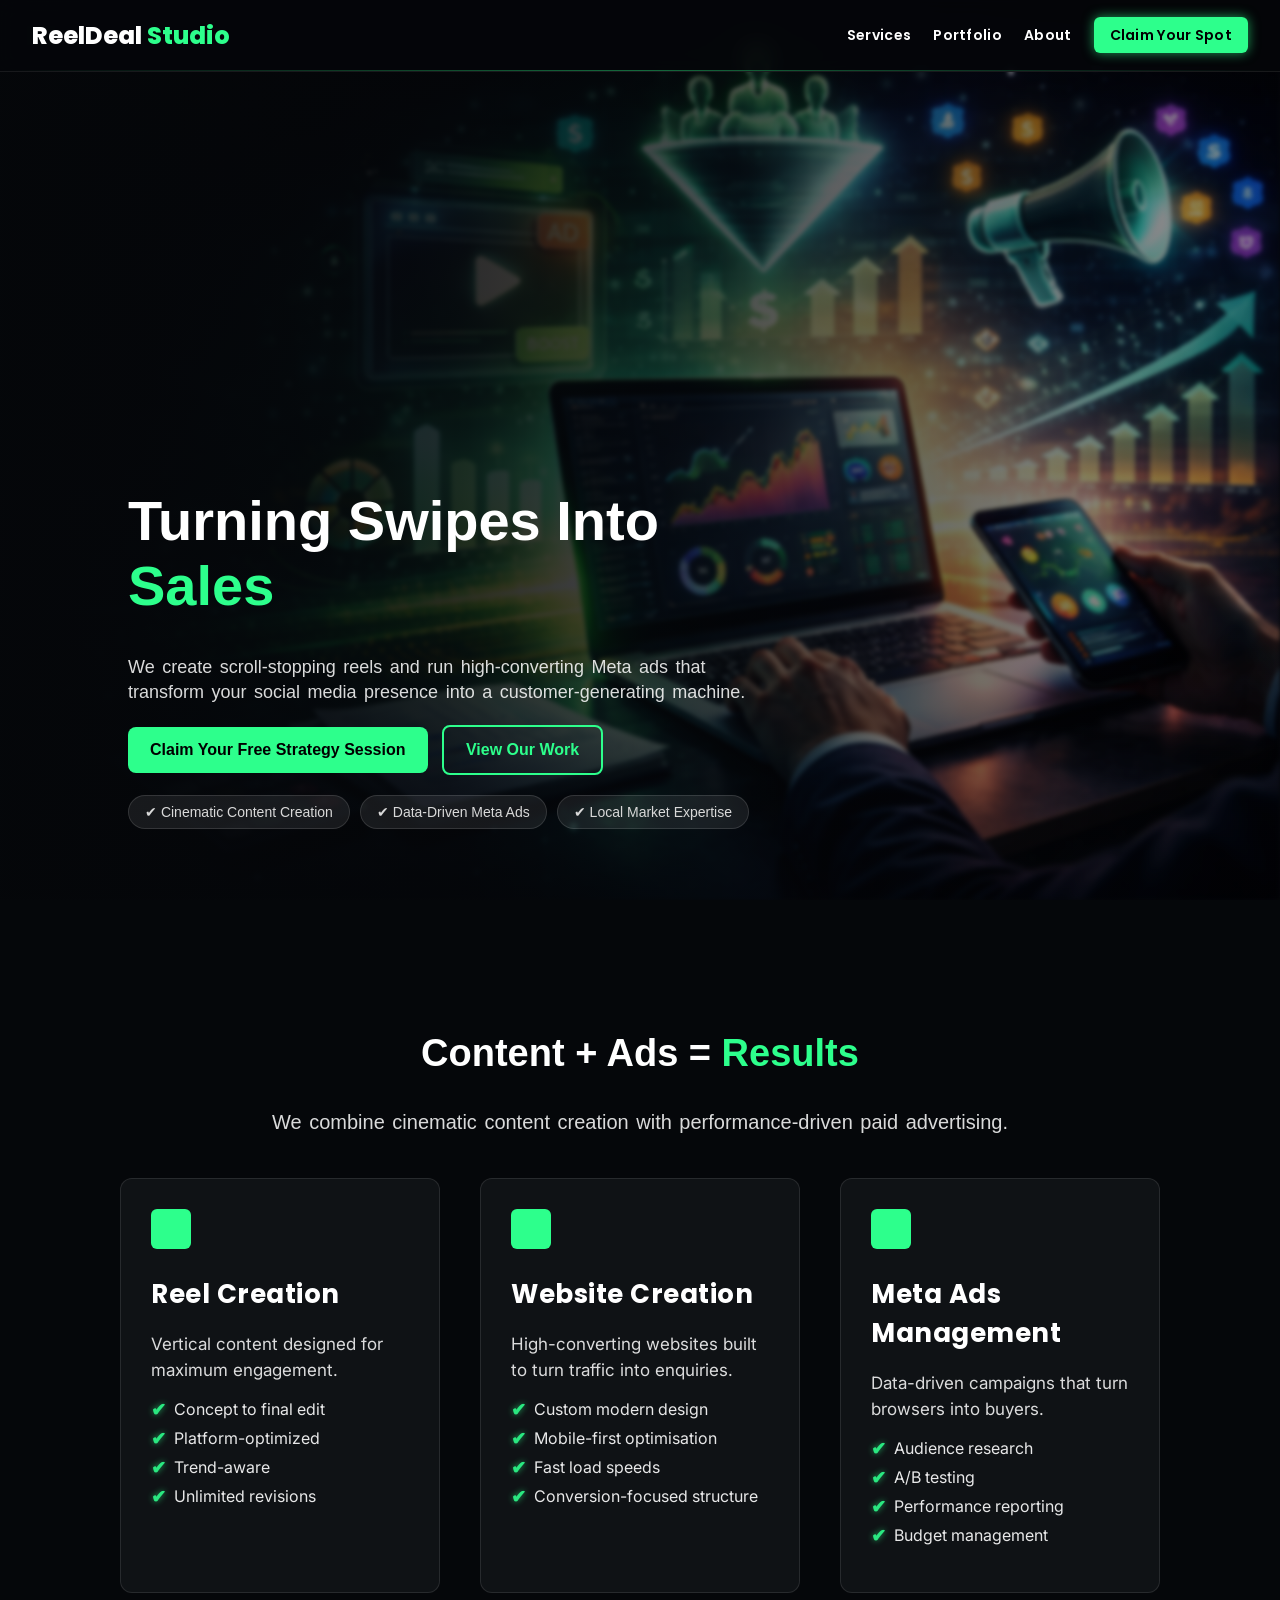
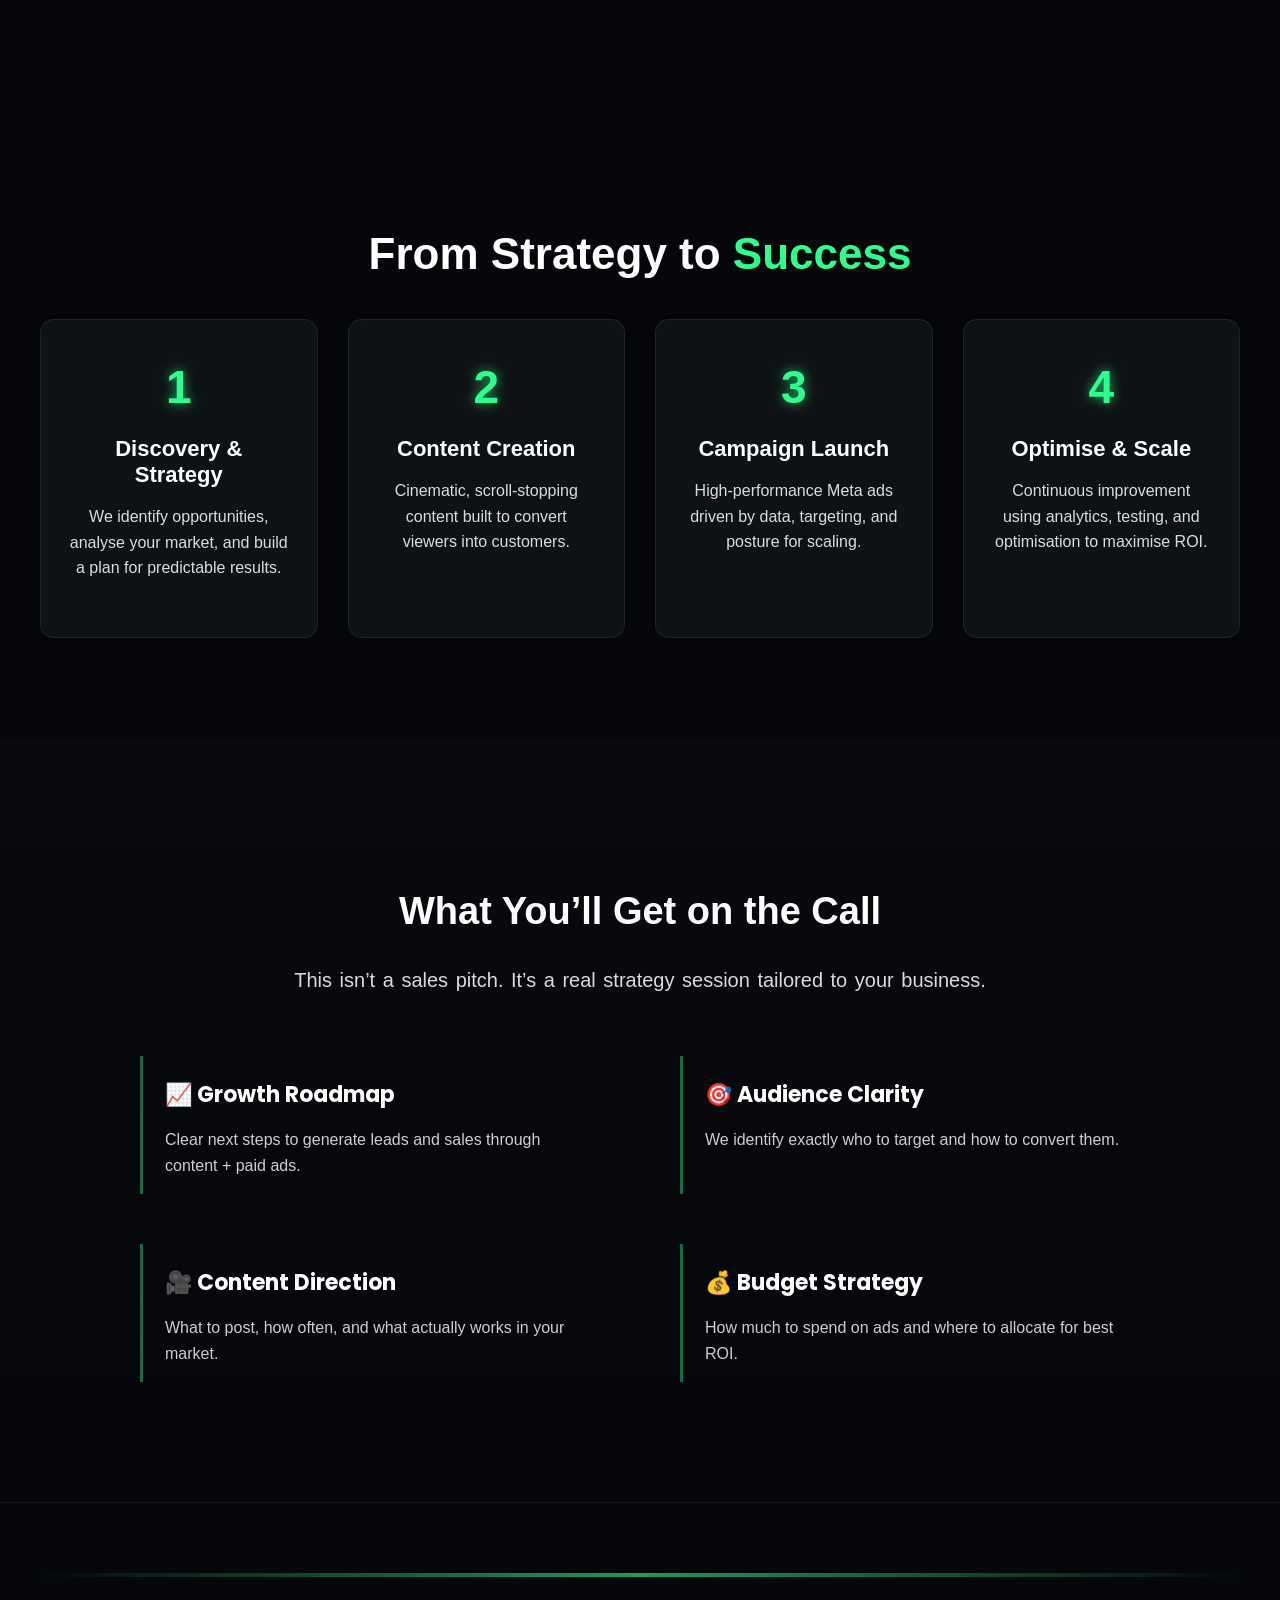
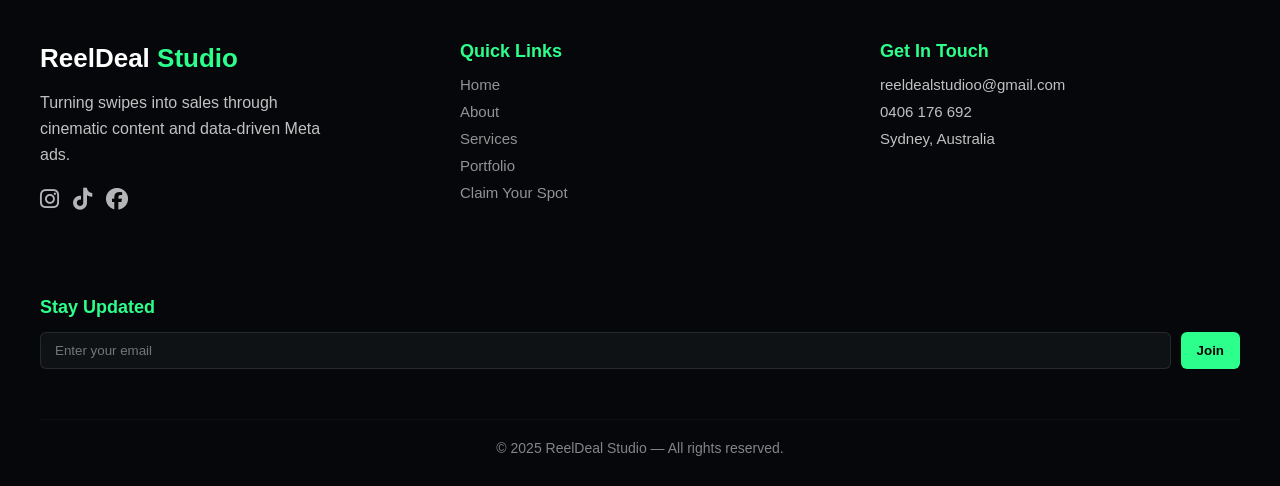
<file: index.html>
<!DOCTYPE html>
<html lang="en">
<head>
  <link rel="stylesheet" href="https://cdnjs.cloudflare.com/ajax/libs/font-awesome/6.5.0/css/all.min.css">
<link href="https://fonts.googleapis.com/css2?family=Poppins:wght@400;600;700;800;900&family=Inter:wght@300;400;500;600;700&display=swap" rel="stylesheet">
<link href="https://fonts.googleapis.com/css2?family=Inter:wght@300;400;600;700;900&display=swap" rel="stylesheet">
<meta charset="UTF-8">
<meta name="viewport" content="width=device-width, initial-scale=1.0">
<title>ReelDeal Studio</title>
<link rel="stylesheet" href="styles.css">
</head>
<body>

<header class="hero">
  <img src="assets/hero.jpg" class="hero-bg" alt="">
  <div class="hero-overlay"></div>



 <nav class="navbar">
  <a href="index.html" class="logo-link">
    <div class="logo">ReelDeal <span>Studio</span></div>
  </a>

  <button class="hamburger" aria-label="Menu">
    <span></span>
    <span></span>
    <span></span>
  </button>

  <ul class="nav-links">
    <li><a href="index.html#services">Services</a></li>
    <li><a href="portfolio.html">Portfolio</a></li>
    <li><a href="about.html">About</a></li>
    <li><a href="strategy.html" class="cta">Claim Your Spot</a></li>
  </ul>
</nav>


  <div class="hero-content reveal">
    <h1>Turning Swipes Into <span>Sales</span></h1>
    <p>We create scroll-stopping reels and run high-converting Meta ads that transform your social media presence into a customer-generating machine.</p>

    <div class="buttons">
      <a class="btn-primary" href="strategy.html">Claim Your Free Strategy Session</a>
      <a class="btn-secondary" href="portfolio.html">View Our Work</a>
        <div class="badge-row">
  <div class="badge">✔ Cinematic Content Creation</div>
  <div class="badge">✔ Data-Driven Meta Ads</div>
  <div class="badge">✔ Local Market Expertise</div>
</div>
    </div>

    
  </div>
</header>

<section id="services" class="section">
  <h2 class="center-title">Content + Ads = <span>Results</span></h2>
  <p class="center-sub">We combine cinematic content creation with performance-driven paid advertising.</p>

  <div class="cards">
    <div class="card reveal">
      <div class="icon"></div>
      <h3>Reel Creation</h3>
      <p>Vertical content designed for maximum engagement.</p>
      <ul>
        <li> Concept to final edit</li>
        <li> Platform-optimized</li>
        <li> Trend-aware</li>
        <li> Unlimited revisions</li>
      </ul>
    </div>
<div class="card reveal">
  <div class="icon"></div>
  <h3>Website Creation</h3>
  <p>High-converting websites built to turn traffic into enquiries.</p>
  <ul>
    <li>Custom modern design</li>
    <li>Mobile-first optimisation</li>
    <li>Fast load speeds</li>
    <li>Conversion-focused structure</li>
  </ul>
</div>

    <div class="card reveal">
      <div class="icon"></div>
      <h3>Meta Ads Management</h3>
      <p>Data-driven campaigns that turn browsers into buyers.</p>
      <ul>
        <li> Audience research</li>
        <li> A/B testing</li>
        <li> Performance reporting</li>
        <li> Budget management</li>
      </ul>
    </div>
  </div>
</section>

<section class="steps-section">
  <h2 class="steps-title">From Strategy to <span>Success</span></h2>

  <div class="steps-grid">

    <div class="step-card reveal">
      <div class="step-number">1</div>
      <h3>Discovery & Strategy</h3>
      <p>We identify opportunities, analyse your market, and build a plan for predictable results.</p>
    </div>

    <div class="step-card reveal">
      <div class="step-number">2</div>
      <h3>Content Creation</h3>
      <p>Cinematic, scroll-stopping content built to convert viewers into customers.</p>
    </div>

    <div class="step-card reveal">
      <div class="step-number">3</div>
      <h3>Campaign Launch</h3>
      <p>High-performance Meta ads driven by data, targeting, and posture for scaling.</p>
    </div>

    <div class="step-card reveal">
      <div class="step-number">4</div>
      <h3>Optimise & Scale</h3>
      <p>Continuous improvement using analytics, testing, and optimisation to maximise ROI.</p>
    </div>

  </div>
</section>

<section class="section value-section">
  <h2 class="center-title">What You’ll Get on the Call</h2>
  <p class="center-sub">
    This isn’t a sales pitch. It’s a real strategy session tailored to your business.
  </p>

  <div class="value-grid">
    <div class="value-card reveal">
      <h3>📈 Growth Roadmap</h3>
      <p>Clear next steps to generate leads and sales through content + paid ads.</p>
    </div>

    <div class="value-card reveal">
      <h3>🎯 Audience Clarity</h3>
      <p>We identify exactly who to target and how to convert them.</p>
    </div>

    <div class="value-card reveal">
      <h3>🎥 Content Direction</h3>
      <p>What to post, how often, and what actually works in your market.</p>
    </div>

    <div class="value-card reveal">
      <h3>💰 Budget Strategy</h3>
      <p>How much to spend on ads and where to allocate for best ROI.</p>
    </div>
  </div>
</section>


<footer>

  <div class="footer-divider"></div>

  <div class="footer-grid">

    <div class="footer-col">
      <h3 class="footer-logo">ReelDeal <span>Studio</span></h3>
      <p class="footer-desc">
        Turning swipes into sales through cinematic content and data-driven Meta ads.
      </p>

      <div class="footer-socials">
  <a href="https://www.instagram.com/reel.dealstudio" target="_blank" aria-label="Instagram">
    <i class="fab fa-instagram"></i>
  </a>

  <a href="https://www.tiktok.com/@reeldealstudioo" target="_blank" aria-label="TikTok">
    <i class="fab fa-tiktok"></i>
  </a>

  <a href="https://www.facebook.com/reeldealstudioo" target="_blank" aria-label="Facebook">
    <i class="fab fa-facebook"></i>
  </a>
</div>
</div>

    <div class="footer-col">
      <h4 class="footer-heading">Quick Links</h4>
      <ul class="footer-links">
        <li><a href="index.html">Home</a></li>
            <li><a href="about.html">About</a></li>
        <li><a href="#services">Services</a></li>
        <li><a href="portfolio.html">Portfolio</a></li>
    <li><a href="strategy.html" class="cta">Claim Your Spot</a></li>
      </ul>
    </div>

    <div class="footer-col">
      <h4 class="footer-heading">Get In Touch</h4>
      <ul class="footer-contact">
        <li>reeldealstudioo@gmail.com</li>
        <li>0406 176 692</li>
        <li>Sydney, Australia</li>
      </ul>
    </div>

    <div class="footer-col">
      <h4 class="footer-heading">Stay Updated</h4>
      <div class="footer-newsletter">
        <input type="email" placeholder="Enter your email">
        <button>Join</button>
      </div>
    </div>

  </div>

  <div class="footer-bottom">
    © 2025 ReelDeal Studio — All rights reserved.
  </div>

</footer>


<script src="script.js"></script>
</body>
</html>
</file>
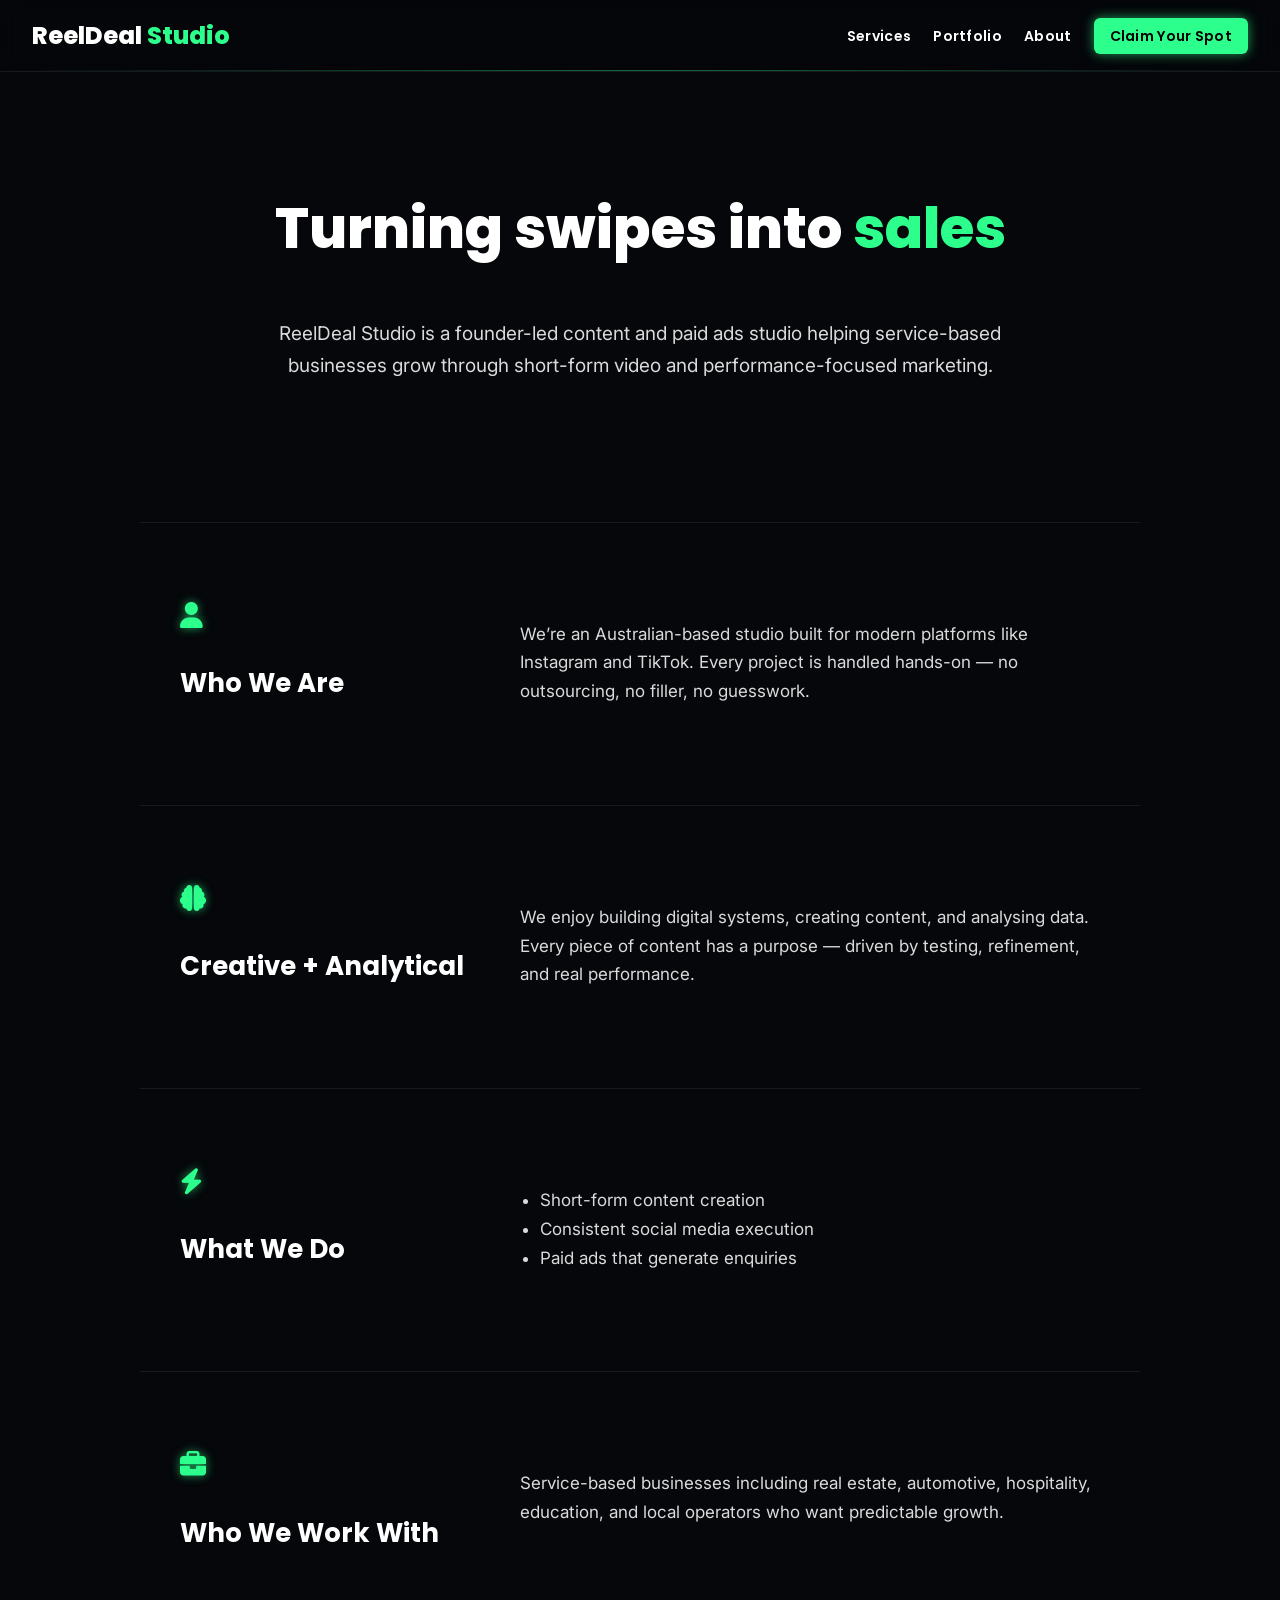
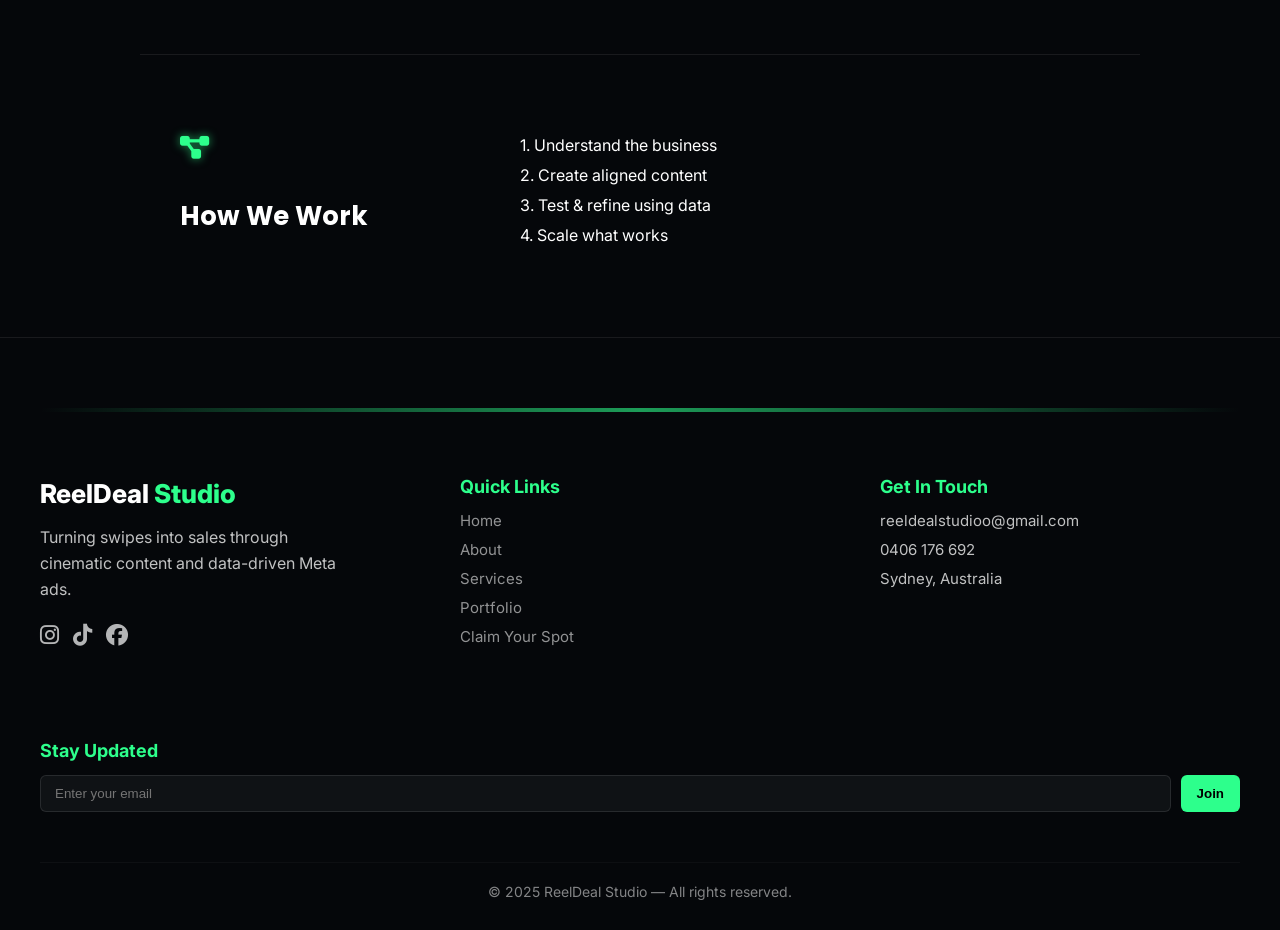
<file: about.html>
<!DOCTYPE html>
<html lang="en">
<head>
  <meta charset="UTF-8" />
  <meta name="viewport" content="width=device-width, initial-scale=1.0" />
  <title>About Us | ReelDeal Studio</title>

  <!-- Fonts -->
   <link rel="stylesheet" href="https://cdnjs.cloudflare.com/ajax/libs/font-awesome/6.5.0/css/all.min.css">
<link href="https://fonts.googleapis.com/css2?family=Poppins:wght@400;600;700;800;900&family=Inter:wght@300;400;500;600;700&display=swap" rel="stylesheet">
<link href="https://fonts.googleapis.com/css2?family=Inter:wght@300;400;600;700;900&display=swap" rel="stylesheet">
  <link href="https://fonts.googleapis.com/css2?family=Poppins:wght@600;700;800&family=Inter:wght@300;400;500&display=swap" rel="stylesheet">

  <!-- Icons -->
  <link rel="stylesheet" href="https://cdnjs.cloudflare.com/ajax/libs/font-awesome/6.5.0/css/all.min.css">

  <!-- About Styles ONLY -->
<link rel="stylesheet" href="styles.css">
<link rel="stylesheet" href="about.css">
</head>
<body>

<!-- NAVBAR -->

<nav class="navbar">
  <a href="index.html" class="logo-link">
    <div class="logo">ReelDeal <span>Studio</span></div>
  </a>
 <button class="hamburger" aria-label="Menu">
    <span></span>
    <span></span>
    <span></span>
  </button>
  <ul class="nav-links">
    <li><a href="index.html#services">Services</a></li>
    <li><a href="portfolio.html">Portfolio</a></li>
    <li><a href="about.html">About</a></li>
    <li><a href="strategy.html" class="cta">Claim Your Spot</a></li>
  </ul>
</nav>

<!-- HERO -->
<section class="about-hero fade">
  <h1>Turning swipes into <span>sales</span></h1>
  <p>
    ReelDeal Studio is a founder-led content and paid ads studio helping
    service-based businesses grow through short-form video and
    performance-focused marketing.
  </p>
</section>

<!-- WHO WE ARE -->
<section class="about-section fade">
  <div class="left">
    <i class="fa-solid fa-user"></i>
    <h2>Who We Are</h2>
  </div>
  <div class="right">
    <p>
      We’re an Australian-based studio built for modern platforms like Instagram
      and TikTok. Every project is handled hands-on — no outsourcing, no filler,
      no guesswork.
    </p>
  </div>
</section>

<!-- PHILOSOPHY -->
<section class="about-section fade">
  <div class="left">
    <i class="fa-solid fa-brain"></i>
    <h2>Creative + Analytical</h2>
  </div>
  <div class="right">
    <p>
      We enjoy building digital systems, creating content, and analysing data.
      Every piece of content has a purpose — driven by testing, refinement, and
      real performance.
    </p>
  </div>
</section>

<!-- WHAT WE DO -->
<section class="about-section fade">
  <div class="left">
    <i class="fa-solid fa-bolt"></i>
    <h2>What We Do</h2>
  </div>
  <div class="right">
    <ul>
      <li>Short-form content creation</li>
      <li>Consistent social media execution</li>
      <li>Paid ads that generate enquiries</li>
    </ul>
  </div>
</section>

<!-- WHO WE WORK WITH -->
<section class="about-section fade">
  <div class="left">
    <i class="fa-solid fa-briefcase"></i>
    <h2>Who We Work With</h2>
  </div>
  <div class="right">
    <p>
      Service-based businesses including real estate, automotive, hospitality,
      education, and local operators who want predictable growth.
    </p>
  </div>
</section>

<!-- HOW WE WORK -->
<section class="about-section fade">
  <div class="left">
    <i class="fa-solid fa-diagram-project"></i>
    <h2>How We Work</h2>
  </div>
  <div class="right steps">
    <span>1. Understand the business</span>
    <span>2. Create aligned content</span>
    <span>3. Test & refine using data</span>
    <span>4. Scale what works</span>
  </div>
  
</section>

 <footer>

  <div class="footer-divider"></div>

  <div class="footer-grid">

    <div class="footer-col">
      <h3 class="footer-logo">ReelDeal <span>Studio</span></h3>
      <p class="footer-desc">
        Turning swipes into sales through cinematic content and data-driven Meta ads.
      </p>

      <div class="footer-socials">
  <a href="https://www.instagram.com/reel.dealstudio" target="_blank" aria-label="Instagram">
    <i class="fab fa-instagram"></i>
  </a>

  <a href="https://www.tiktok.com/@reeldealstudioo" target="_blank" aria-label="TikTok">
    <i class="fab fa-tiktok"></i>
  </a>

  <a href="https://www.facebook.com/reeldealstudioo" target="_blank" aria-label="Facebook">
    <i class="fab fa-facebook"></i>
  </a>
</div>
</div>

    <div class="footer-col">
      <h4 class="footer-heading">Quick Links</h4>
      <ul class="footer-links">
        <li><a href="index.html">Home</a></li>
            <li><a href="about.html">About</a></li>
        <li><a href="#services">Services</a></li>
        <li><a href="portfolio.html">Portfolio</a></li>
    <li><a href="strategy.html" class="cta">Claim Your Spot</a></li>
      </ul>
    </div>

    <div class="footer-col">
      <h4 class="footer-heading">Get In Touch</h4>
      <ul class="footer-contact">
        <li>reeldealstudioo@gmail.com</li>
        <li>0406 176 692</li>
        <li>Sydney, Australia</li>
      </ul>
    </div>

    <div class="footer-col">
      <h4 class="footer-heading">Stay Updated</h4>
      <div class="footer-newsletter">
        <input type="email" placeholder="Enter your email">
        <button>Join</button>
      </div>
    </div>

  </div>

  <div class="footer-bottom">
    © 2025 ReelDeal Studio — All rights reserved.
  </div>

</footer>

<script src="about.js"></script>
<script src="script.js"></script>
</body>
</html>
</file>
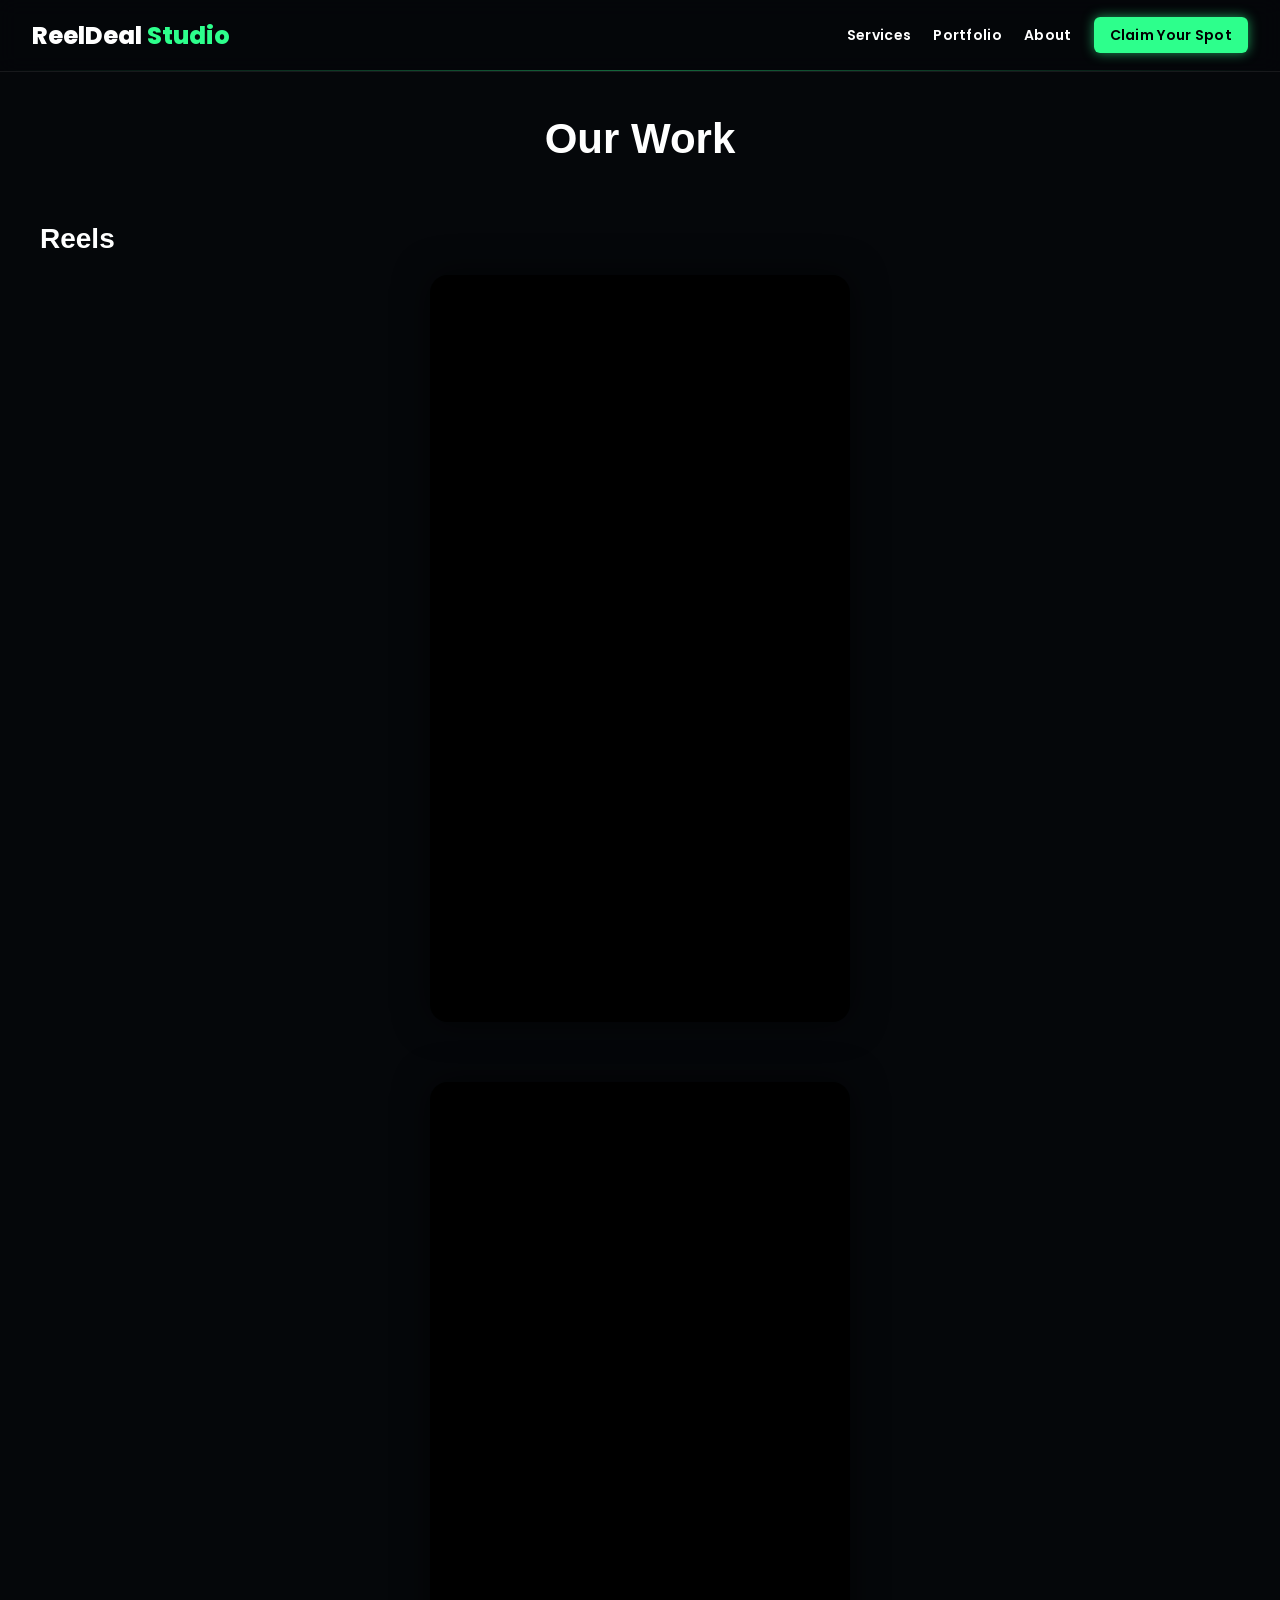
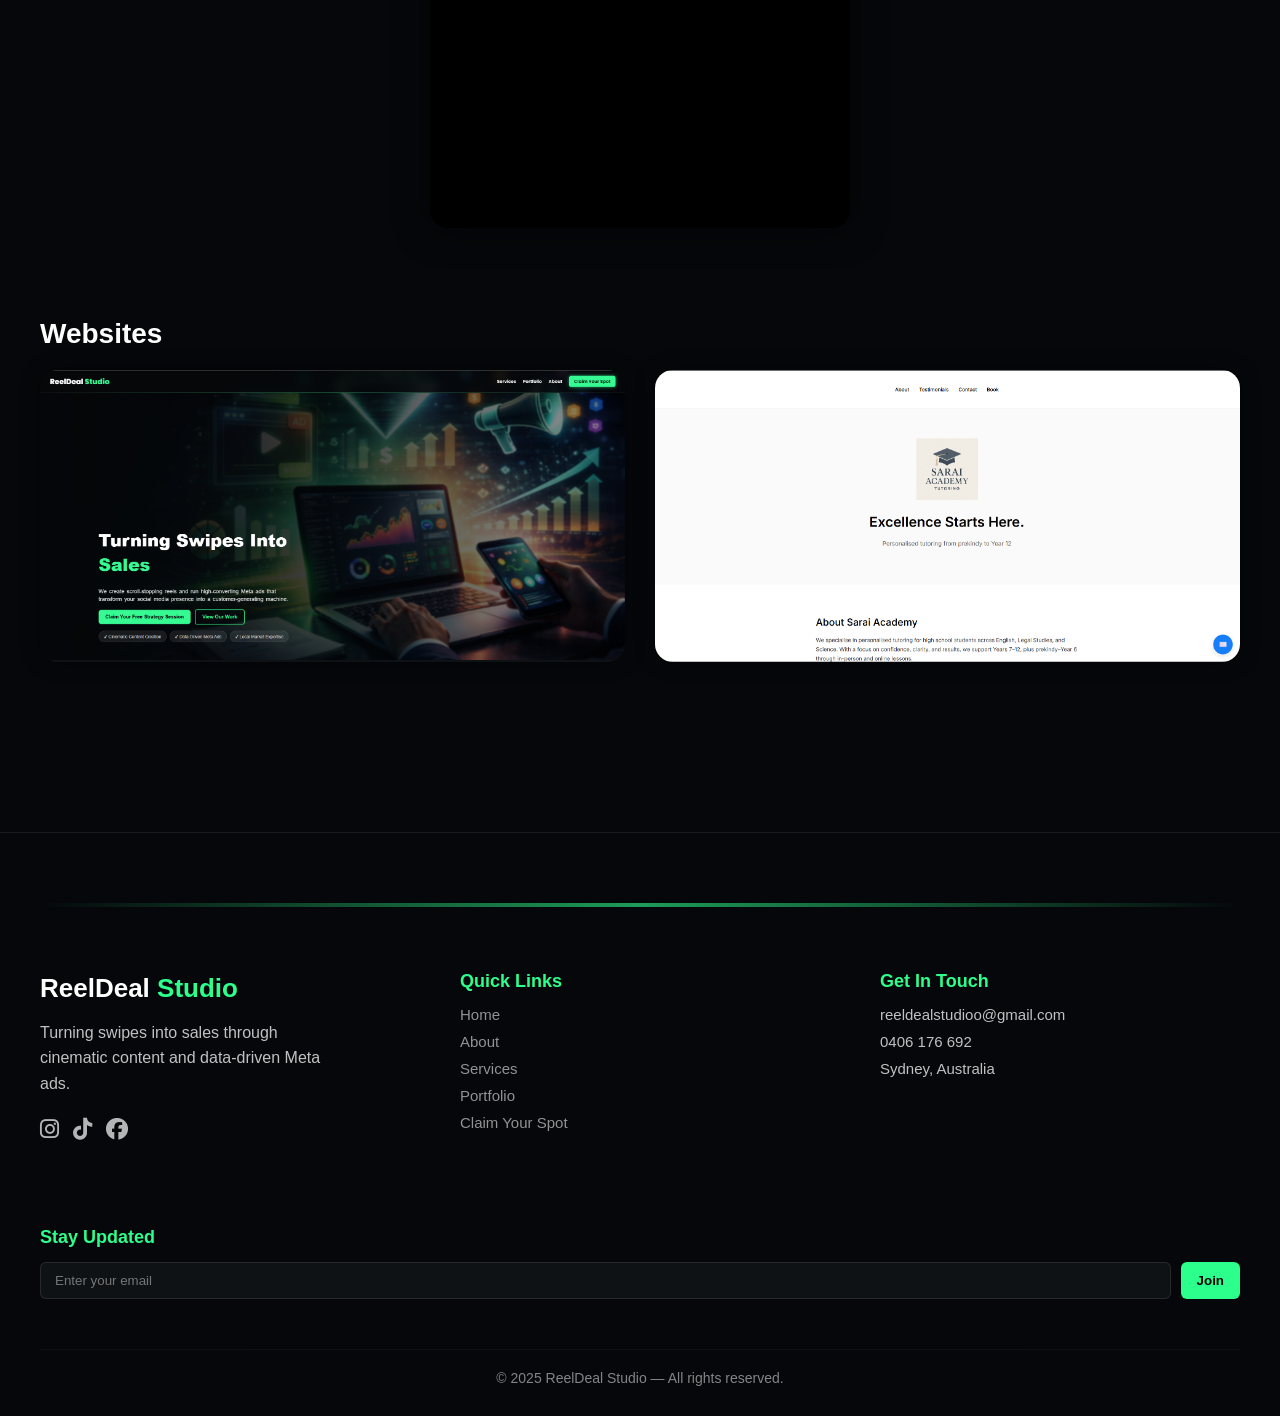
<file: portfolio.html>
<!DOCTYPE html>
<html lang="en">
<head>
  <link rel="stylesheet" href="https://cdnjs.cloudflare.com/ajax/libs/font-awesome/6.5.0/css/all.min.css">
<link href="https://fonts.googleapis.com/css2?family=Poppins:wght@400;600;700;800;900&family=Inter:wght@300;400;500;600;700&display=swap" rel="stylesheet">
<link href="https://fonts.googleapis.com/css2?family=Inter:wght@300;400;600;700;900&display=swap" rel="stylesheet">
<meta charset="UTF-8" />
<meta name="viewport" content="width=device-width, initial-scale=1.0" />
<title>Portfolio – ReelDeal Studio</title>
<link rel="stylesheet" href="styles.css" />
<link rel="stylesheet" href="portfolio.css" />
</head>

<body>

 <nav class="navbar">
  <a href="index.html" class="logo-link">
    <div class="logo">ReelDeal <span>Studio</span></div>
  </a>
 <button class="hamburger" aria-label="Menu">
    <span></span>
    <span></span>
    <span></span>
  </button>
  <ul class="nav-links">
    <li><a href="index.html#services">Services</a></li>
    <li><a href="portfolio.html">Portfolio</a></li>
    <li><a href="about.html">About</a></li>
    <li><a href="strategy.html" class="cta">Claim Your Spot</a></li>
  </ul>
</nav>




<section class="portfolio-section">
  <h1 class="portfolio-title">Our Work</h1>

  <!-- =====================
       REELS SECTION
  ====================== -->
  <section class="portfolio-block">
  <h2>Reels</h2>

  <div class="reels-stack">

    <div class="reel-card">
      <iframe
        src="https://player.vimeo.com/video/1147522196?controls=1"
        allow="autoplay; fullscreen; picture-in-picture"
        allowfullscreen>
      </iframe>
    </div>

    <div class="reel-card">
      <iframe
        src="https://player.vimeo.com/video/1147527407?controls=1"
        allow="autoplay; fullscreen; picture-in-picture"
        allowfullscreen>
      </iframe>
    </div>

  </div>
</section>

  <!-- =====================
       WEBSITES SECTION
  ====================== -->
  <div class="portfolio-block">
    <h2>Websites</h2>

    <div class="websites-grid">
      <div class="website-card">
        <img src="assets/website1.png" alt="Website project 1">
      </div>

      <div class="website-card">
        <img src="assets/website2.png" alt="Website project 2">
      </div>
    </div>
  </div>
</section>


  <footer>

  <div class="footer-divider"></div>

  <div class="footer-grid">

    <div class="footer-col">
      <h3 class="footer-logo">ReelDeal <span>Studio</span></h3>
      <p class="footer-desc">
        Turning swipes into sales through cinematic content and data-driven Meta ads.
      </p>

      <div class="footer-socials">
  <a href="https://www.instagram.com/reel.dealstudio" target="_blank" aria-label="Instagram">
    <i class="fab fa-instagram"></i>
  </a>

  <a href="https://www.tiktok.com/@reeldealstudioo" target="_blank" aria-label="TikTok">
    <i class="fab fa-tiktok"></i>
  </a>

  <a href="https://www.facebook.com/reeldealstudioo" target="_blank" aria-label="Facebook">
    <i class="fab fa-facebook"></i>
  </a>
</div>
</div>

    <div class="footer-col">
      <h4 class="footer-heading">Quick Links</h4>
      <ul class="footer-links">
        <li><a href="index.html">Home</a></li>
            <li><a href="about.html">About</a></li>
        <li><a href="#services">Services</a></li>
        <li><a href="portfolio.html">Portfolio</a></li>
    <li><a href="strategy.html" class="cta">Claim Your Spot</a></li>
      </ul>
    </div>

    <div class="footer-col">
      <h4 class="footer-heading">Get In Touch</h4>
      <ul class="footer-contact">
        <li>reeldealstudioo@gmail.com</li>
        <li>0406 176 692</li>
        <li>Sydney, Australia</li>
      </ul>
    </div>

    <div class="footer-col">
      <h4 class="footer-heading">Stay Updated</h4>
      <div class="footer-newsletter">
        <input type="email" placeholder="Enter your email">
        <button>Join</button>
      </div>
    </div>

  </div>

  <div class="footer-bottom">
    © 2025 ReelDeal Studio — All rights reserved.
  </div>

</footer>
<script src="portfolio.js"></script>
<script src="script.js"></script>
</body>
</html>
</file>
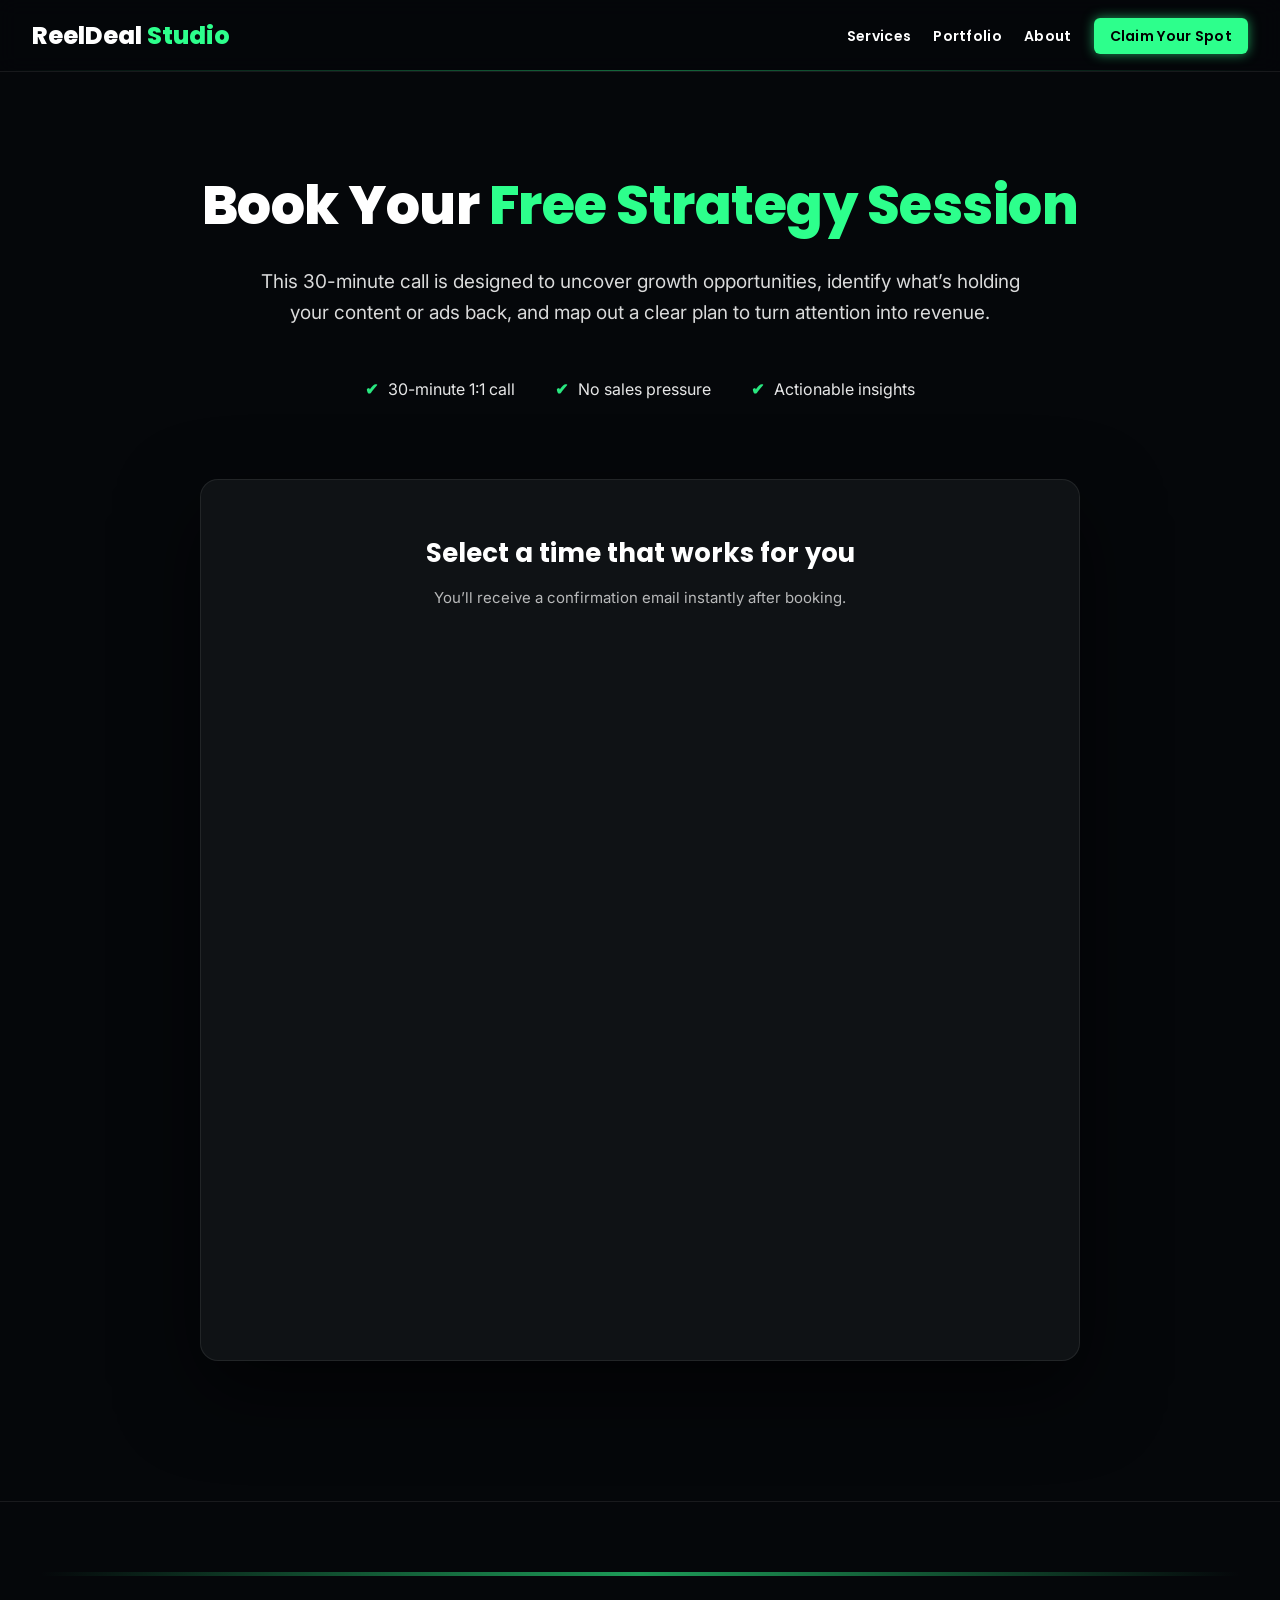
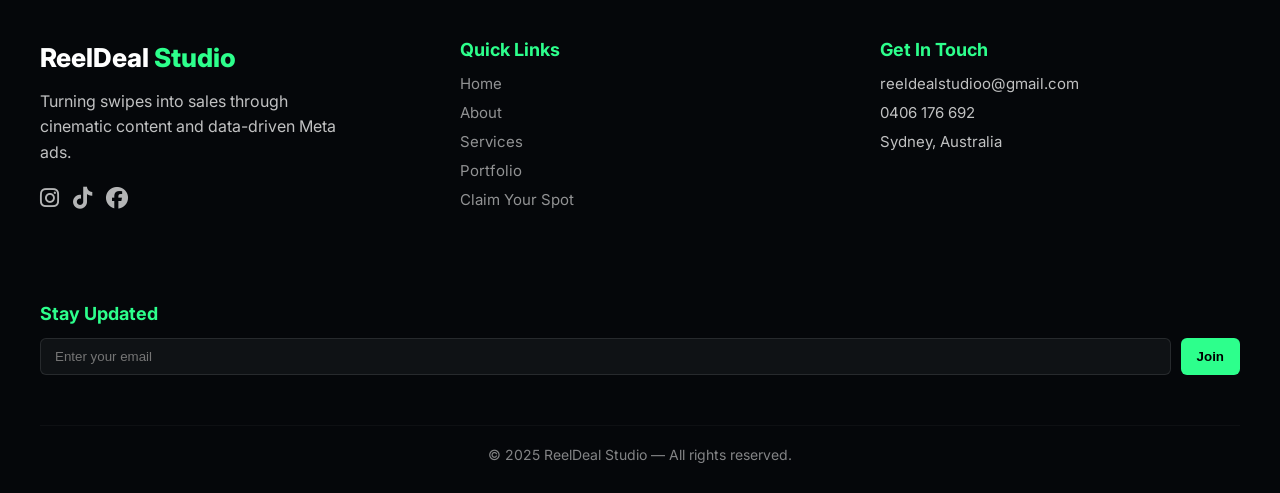
<file: strategy.html>
<!DOCTYPE html>
<html lang="en">
<head>
  <meta charset="UTF-8" />
  <meta name="viewport" content="width=device-width, initial-scale=1.0" />
  <title>Free Strategy Session | ReelDeal Studio</title>

  <!-- Fonts -->
  <link href="https://fonts.googleapis.com/css2?family=Poppins:wght@600;700;800&family=Inter:wght@300;400;500&display=swap" rel="stylesheet">

  <!-- Icons -->
  <link rel="stylesheet" href="https://cdnjs.cloudflare.com/ajax/libs/font-awesome/6.5.0/css/all.min.css">

  <!-- GLOBAL STYLES (NAVBAR + FOOTER) -->
  <link rel="stylesheet" href="styles.css">

  <!-- PAGE STYLES -->
  <link rel="stylesheet" href="strategy.css">
</head>

<body>

  <!-- =========================
       NAVBAR (GLOBAL – DO NOT TOUCH)
  ========================== -->
  <nav class="navbar">
    <a href="index.html" class="logo-link">
      <div class="logo">ReelDeal <span>Studio</span></div>
    </a>
 <button class="hamburger" aria-label="Menu">
    <span></span>
    <span></span>
    <span></span>
  </button>

    <ul class="nav-links">
      <li><a href="index.html#services">Services</a></li>
      <li><a href="portfolio.html">Portfolio</a></li>
      <li><a href="about.html">About</a></li>
      <li><a class="cta" href="strategy.html">Claim Your Spot</a></li>
    </ul>
  </nav>

  <!-- =========================
       HERO
  ========================== -->
  <section class="strategy-hero">
    <h1>Book Your <span>Free Strategy Session</span></h1>
    <p>
      This 30-minute call is designed to uncover growth opportunities, identify
      what’s holding your content or ads back, and map out a clear plan to
      turn attention into revenue.
    </p>

    <div class="value-strip">
      <div class="value-item"><span>✔</span> 30-minute 1:1 call</div>
      <div class="value-item"><span>✔</span> No sales pressure</div>
      <div class="value-item"><span>✔</span> Actionable insights</div>
    </div>
  </section>

  <!-- =========================
       CALENDLY
  ========================== -->
  <section class="calendly-section">
    <div class="calendly-card">

      <div class="calendly-header">
        <h3>Select a time that works for you</h3>
        <p>You’ll receive a confirmation email instantly after booking.</p>
      </div>

      <!-- Calendly inline widget -->
      <div
        class="calendly-inline-widget"
        data-url="https://calendly.com/reeldealstudioo/30min"
        style="min-width:320px;height:700px;">
      </div>

    </div>
  </section>

  <!-- =========================
       FOOTER (GLOBAL – SAME ON ALL PAGES)
  ========================== -->
 <footer>

  <div class="footer-divider"></div>

  <div class="footer-grid">

    <div class="footer-col">
      <h3 class="footer-logo">ReelDeal <span>Studio</span></h3>
      <p class="footer-desc">
        Turning swipes into sales through cinematic content and data-driven Meta ads.
      </p>

      <div class="footer-socials">
  <a href="https://www.instagram.com/reel.dealstudio" target="_blank" aria-label="Instagram">
    <i class="fab fa-instagram"></i>
  </a>

  <a href="https://www.tiktok.com/@reeldealstudioo" target="_blank" aria-label="TikTok">
    <i class="fab fa-tiktok"></i>
  </a>

  <a href="https://www.facebook.com/reeldealstudioo" target="_blank" aria-label="Facebook">
    <i class="fab fa-facebook"></i>
  </a>
</div>
</div>

    <div class="footer-col">
      <h4 class="footer-heading">Quick Links</h4>
      <ul class="footer-links">
        <li><a href="index.html">Home</a></li>
            <li><a href="about.html">About</a></li>
        <li><a href="#services">Services</a></li>
        <li><a href="portfolio.html">Portfolio</a></li>
    <li><a href="strategy.html" class="cta">Claim Your Spot</a></li>
      </ul>
    </div>

    <div class="footer-col">
      <h4 class="footer-heading">Get In Touch</h4>
      <ul class="footer-contact">
        <li>reeldealstudioo@gmail.com</li>
        <li>0406 176 692</li>
        <li>Sydney, Australia</li>
      </ul>
    </div>

    <div class="footer-col">
      <h4 class="footer-heading">Stay Updated</h4>
      <div class="footer-newsletter">
        <input type="email" placeholder="Enter your email">
        <button>Join</button>
      </div>
    </div>

  </div>

  <div class="footer-bottom">
    © 2025 ReelDeal Studio — All rights reserved.
  </div>

</footer>

  <!-- Calendly Script -->
  <script src="https://assets.calendly.com/assets/external/widget.js" async></script>
<script src="script.js"></script>
</body>
</html>
</file>
<file: styles.css>
*,
*::before,
*::after {
  box-sizing: border-box;
}

body{
  font-family: 'Inter', sans-serif;
  margin:0;
  background:#05070A;
  font-family:Arial;
  color:#fff;
  body {
  padding-top: 72px; /* same as navbar height */
  overflow-x: hidden;
}
}

.hero{
  position:relative;
  height:100vh;
  overflow:hidden;
}

.hero-bg{
  width:100%;
  height:100%;
  object-fit:cover;
  filter:blur(2px) brightness(0.6);
  position:absolute;
}

.hero-overlay {
  position: absolute;
  inset: 0;
  background: linear-gradient(
    to right,
    rgba(5, 7, 10, 0.92) 0%,
    rgba(5, 7, 10, 0.75) 35%,
    rgba(5, 7, 10, 0.45) 60%,
    rgba(5, 7, 10, 0.15) 85%,
    rgba(5, 7, 10, 0.05) 100%
  );
  pointer-events: none;
  
}

/* =========================
   GLOBAL NAVBAR (STABLE)
========================= */

.navbar {
  position: fixed;
  top: 0;
  left: 0;
  width: 100%;

  height: 72px;
  padding: 0 32px; /* slightly reduced */

  display: flex;
  align-items: center;
  justify-content: space-between;

  background: rgba(5, 7, 10, 0.85);
  backdrop-filter: blur(10px);

  border-bottom: 1px solid rgba(255,255,255,0.08);
  z-index: 1000;
}



/* Neon divider line */
.navbar::after {
  content: "";
  position: absolute;
  bottom: 0;
  left: 0;
  width: 100%;
  height: 1px;
  background: linear-gradient(
    to right,
    transparent,
    rgba(45,255,140,0.4),
    transparent
  );
}

/* =========================
   LOGO
========================= */

.logo-link {
  text-decoration: none;
}

.logo {
  font-family: 'Poppins', sans-serif;
  font-size: 24px;
  font-weight: 800;
  color: #ffffff;
  line-height: 1;
  white-space: nowrap;
  transition: 0.25s ease;
}

.logo span {
  color: #2DFF8C;
}

.logo-link:hover .logo {
  color: #2DFF8C;
  text-shadow:
    0 0 8px rgba(45,255,140,0.6),
    0 0 18px rgba(45,255,140,0.4);
}

/* =========================
   NAV LINKS
========================= */

.nav-links {
  list-style: none;
  display: flex;
  align-items: center;
  gap: 22px;
  margin: 0;
  padding: 0;
  white-space: nowrap; /* prevents wrapping weirdness */
}


.nav-links a {
  font-family: 'Poppins', sans-serif;
  font-size: 14px;
  font-weight: 600;
  letter-spacing: 0.3px;
  color: #ffffff;
  text-decoration: none;
  transition: 0.25s ease;
}

.nav-links a:hover {
  color: #2DFF8C;
  text-shadow: 0 0 8px rgba(45,255,140,0.6);
}

/* =========================
   CTA BUTTON
========================= */

.nav-links .cta {
  padding: 8px 16px;
  border-radius: 6px;
  background: #2DFF8C;
  color: #000;
  font-weight: 600;
  box-shadow: 0 0 12px rgba(45,255,140,0.6);
  transition: 0.25s ease;
}

.nav-links .cta:hover {
  box-shadow:
    0 0 15px #2DFF8C,
    0 0 35px rgba(45,255,140,0.7);
}


.hero-content p {
  font-size: 18px;
  line-height: 1.4;
  font-weight: 300;
  opacity: 0.85;
  max-width: 650px;
  word-spacing: 2.5px; /* THIS is the spacing you want */
}

.hero-content{
  position:absolute;
  top:50%;
  left:10%;
  transform:translateY(-50%);
  max-width:690px;
}

.hero-content h1{
  font-size:56px;
  font-weight:900;
}

.hero-content h1 span{ color:#2DFF8C; }

.buttons{ margin-top:20px; }

.btn-primary, .btn-secondary{
  display:inline-block;
  padding:14px 22px;
  border-radius:8px;
  font-weight:bold;
  text-decoration:none;
  margin-right:10px;
}

.btn-primary{ background:#2DFF8C; color:black;}
.btn-secondary{ border:2px solid #2DFF8C; color:#2DFF8C;}

.badges span{
  display:inline-block;
  margin-right:10px;
  opacity:0.8;
}

/* --- CLEAN MINIMAL BADGES --- */

.badge-row {
  display: flex;
  gap: 10px;
  margin-top: 20px;
  flex-wrap: wrap;
}

.badge {
  padding: 8px 16px;
  border-radius: 999px; /* SUPER ROUND pill */
  font-size: 14px;
  font-weight: 500;
  color: #d9d9d9; /* softer, not neon */
  background: rgba(255,255,255,0.08); /* subtle grey bubble */
  border: 1px solid rgba(255,255,255,0.12);
  box-shadow: none;       /* no glow */
  text-shadow: none;      /* no glow */
  transition: none;       /* remove hover animations */
}

.badge:hover {
  transform: none;
  box-shadow: none;
  border-color: rgba(255,255,255,0.12); /* same on hover */
}



.section{
  padding:100px 40px;
}

.center-title{
  text-align:center;
  font-size:38px;
  font-weight:900;
}

.center-title span{ color:#2DFF8C; }

.center-sub {
  text-align: center;
  max-width: 750px;
  margin: 0 auto 40px auto;
  font-size: 20px;
  line-height: 1.6;
  opacity: 0.85;
  word-spacing: 2px;
}
.cards{
  display:flex;
  justify-content:center;
  gap:40px;
  margin-top:40px;
}

.card{
  background:#0F1215;
  padding:30px;
  width:320px;
  border-radius:12px;
  border:1px solid rgba(255,255,255,0.1);
}

.icon{
  width:40px;
  height:40px;
  background:#2DFF8C;
  border-radius:6px;
  margin-bottom:10px;
}

.steps .step{
  margin:40px auto;
  width:600px;
}

.num{
  background:#2DFF8C;
  color:black;
  padding:10px 16px;
  border-radius:8px;
  font-weight:bold;
  display:inline-block;
  margin-bottom:10px;
}

.cta-section{
  text-align:center;
}

.cta-cards{
  display:flex;
  justify-content:center;
  gap:40px;
  margin:40px 0;
}

.cta-card{
  background:#0F1215;
  padding:30px;
  width:260px;
  border-radius:12px;
}

.card-icon{
  width:40px;
  height:40px;
  background:#2DFF8C;
  border-radius:6px;
  margin:auto;
  margin-bottom:10px;
}

/* Base hidden state */
.reveal {
  opacity: 0;
  transform: translateY(40px);
  transition: all 0.9s ease;
}

/* When revealed */
.reveal.active {
  opacity: 1;
  transform: translateY(0);
}

/* Neon Glow Button Hover */
.btn-primary:hover,
.btn-secondary:hover {
  box-shadow: 0 0 18px #2DFF8C, 0 0 40px rgba(45,255,140,0.5);
  transform: translateY(-3px);
  transition: 0.25s ease;
}

.card:hover {
  border-color: #2DFF8C;
  box-shadow: 0 0 25px rgba(45,255,140,0.25);
  transform: translateY(-6px);
  transition: 0.3s ease;
}

.cta-card:hover {
  border-color: #2DFF8C;
  box-shadow: 0 0 25px rgba(45,255,140,0.25);
  transform: translateY(-6px);
  transition: 0.3s ease;
}

.icon:hover,
.card-icon:hover {
  box-shadow: 0 0 20px rgba(45,255,140,0.7);
  transition: 0.3s ease;
}


@keyframes hoverPulse {
  0% {
    box-shadow: 0 0 10px #2DFF8C;
  }
  50% {
    box-shadow: 0 0 22px #2DFF8C, 0 0 40px rgba(45,255,140,0.7);
  }
  100% {
    box-shadow: 0 0 10px #2DFF8C;
  }
}

@keyframes pulseGlow {
  0% {
    box-shadow: 0 0 10px rgba(45,255,140,0.6);
  }
  50% {
    box-shadow: 0 0 22px rgba(45,255,140,0.9);
  }
  100% {
    box-shadow: 0 0 10px rgba(45,255,140,0.6);
  }
}

@keyframes neonPulse {
  0%, 100% {
    box-shadow: 0 0 12px #2DFF8C, 0 0 20px rgba(45,255,140,0.4);
  }
  50% {
    box-shadow: 0 0 20px #2DFF8C, 0 0 30px rgba(45,255,140,0.6);
  }
}
/* Section Container */
.steps-section {
  padding: 100px 40px;
  text-align: center;
}

/* Title */
.steps-title {
  font-size: 44px;
  font-weight: 900;
  margin-bottom: 40px;
}

.steps-title span {
  color: #2DFF8C;
}

/* Grid Layout */
.steps-grid {
  display: grid;
  grid-template-columns: repeat(4, 1fr);
  gap: 30px;
}

@media (max-width: 900px) {
  .steps-grid {
    grid-template-columns: repeat(2, 1fr);
  }
}

@media (max-width: 600px) {
  .steps-grid {
    grid-template-columns: 1fr;
  }
}

/* Step Card */
.step-card {
  background: #0F1215;
  padding: 40px 28px;
  border-radius: 14px;
  border: 1px solid rgba(255,255,255,0.07);
  box-shadow: 0 0 12px rgba(0,0,0,0.4);
  transition: 0.3s ease;
}

/* Neon Number */
.step-number {
  font-size: 46px;
  font-weight: 900;
  color: #2DFF8C;
  text-shadow: 0 0 12px rgba(45,255,140,0.7);
  margin-bottom: 10px;
}

/* Card Hover Glow */
.step-card:hover {
  transform: translateY(-6px);
  box-shadow: 0 0 18px rgba(45,255,140,0.25);
  border-color: rgba(45,255,140,0.6);
}

/* Headings */
.step-card h3 {
  font-size: 22px;
  margin-bottom: 10px;
  font-weight: 700;
}

/* Description */
.step-card p {
  font-size: 16px;
  line-height: 1.6;
  opacity: 0.85;
}

.reveal {
  opacity: 0;
  transform: translateY(40px);
  transition: 0.8s ease-out;
}

.reveal.active {
  opacity: 1;
  transform: translateY(0);
}

/* ===========================
   SERVICES SECTION TEXT UPGRADE
   =========================== */

/* Service Titles */
.card h3 {
  font-family: "Poppins", sans-serif;
  font-size: 26px;
  font-weight: 700;
  margin-bottom: 10px;
  color: #ffffff;
  letter-spacing: 0.5px;
}

/* Service Description */
.card p {
  font-family: "Inter", sans-serif;
  font-size: 17px;
  opacity: 0.85;
  margin-bottom: 15px;
  line-height: 1.55;
}

/* Checkmark List */
.card ul {
  padding-left: 0;
  list-style: none;
  margin-top: 10px;
}

/* List Items */
.card ul li {
  font-family: "Inter", sans-serif;
  font-size: 16px;
  margin-bottom: 8px;
  display: flex;
  align-items: center;
  gap: 8px;
  opacity: 0.9;
}

/* Replace ✔ with NEON ✔ automatically */
.card ul li::before {
  content: "✔";
  color: #2DFF8C;
  font-weight: 700;
  text-shadow: 0 0 6px rgba(45, 255, 140, 0.7);
  font-size: 18px;
}

/* ===========================
   VALUE SECTION (CALL BENEFITS)
   =========================== */

.value-section {
  padding: 120px 40px;
  background: linear-gradient(
    to bottom,
    rgba(255,255,255,0.01),
    rgba(255,255,255,0)
  );
}

/* Grid layout */
.value-grid {
  max-width: 1000px;
  margin: 60px auto 0;
  display: grid;
  grid-template-columns: repeat(2, 1fr);
  gap: 50px 80px;
}

/* Individual items */
.value-card {
  background: transparent; /* NOT cards */
  border-left: 3px solid rgba(45,255,140,0.4);
  padding-left: 22px;
}

/* Title */
.value-card h3 {
  font-family: "Poppins", sans-serif;
  font-size: 22px;
  font-weight: 700;
  margin-bottom: 10px;
  color: #ffffff;
}

/* Description */
.value-card p {
  font-size: 16px;
  line-height: 1.6;
  opacity: 0.8;
  max-width: 420px;
}

/* Fade-only reveal (no movement) */
.value-card.reveal {
  opacity: 0;
  transform: none; /* important */
}

.value-card.reveal.active {
  opacity: 1;
  transition: opacity 0.8s ease;
}

/* Mobile */
@media (max-width: 800px) {
  .value-grid {
    grid-template-columns: 1fr;
    gap: 40px;
  }
}




/* ============================
        PREMIUM FOOTER
   ============================ */

footer {
  background: #05070A;
  padding: 70px 40px 30px;
  border-top: 1px solid rgba(255,255,255,0.08);
}

/* Gradient divider */
.footer-divider {
  height: 4px;
  width: 100%;
  background: linear-gradient(to right, transparent, #2DFF8C, transparent);
  margin-bottom: 40px;
  opacity: 0.6;
}

/* Grid layout */
.footer-grid {
  display: flex;
  justify-content: space-between;
  gap: 60px;
  flex-wrap: wrap;
}

.footer-col {
  flex: 1;
  min-width: 260px;
}
/* Logo link reset */
.logo-link {
  text-decoration: none;
}

/* Logo hover glow */
.logo-link .logo {
  transition: 0.3s ease;
}

.logo-link:hover .logo {
  color: #2DFF8C;
  text-shadow:
    0 0 8px rgba(45,255,140,0.7),
    0 0 18px rgba(45,255,140,0.6),
    0 0 30px rgba(45,255,140,0.4);
}

/* Keep Studio highlight */
.logo-link:hover .logo span {
  color: #2DFF8C;
}

/* Logo */
.footer-logo {
  font-size: 26px;
  font-weight: 800;
  margin-bottom: 10px;
}

.footer-logo span {
  color: #2DFF8C;
}

/* Description */
.footer-desc {
  opacity: 0.75;
  line-height: 1.6;
  max-width: 300px;
}

/* Column titles */
.footer-heading {
  font-size: 18px;
  margin-bottom: 14px;
  font-weight: 700;
  color: #2DFF8C;
}

/* Lists */
.footer-links,
.footer-contact {
  list-style: none;
  padding: 0;
  margin: 0;
}

.footer-links li,
.footer-contact li {
  margin-bottom: 10px;
  opacity: 0.75;
  font-size: 15px;
  transition: 0.25s ease;
}

/* Link styling */
.footer-links a {
  color: #fff;
  text-decoration: none;
  opacity: 0.75;
  transition: 0.25s ease;
  position: relative; /* required for underline */
}

.footer-links a:hover {
  color: #2DFF8C;
  opacity: 1;
  text-shadow: 0 0 6px rgba(45,255,140,0.7);
}

/* Underline animation */
.footer-links a::after {
  content: "";
  position: absolute;
  width: 0%;
  height: 2px;
  background: #2DFF8C;
  left: 0;
  bottom: -3px;
  transition: 0.3s ease;
}

.footer-links a:hover::after {
  width: 100%;
}

/* Contact hover */
.footer-contact li:hover {
  opacity: 1;
  color: #2DFF8C;
  text-shadow: 0 0 6px rgba(45,255,140,0.5);
}

/* Social icons */
.footer-socials {
  display: flex;
  gap: 14px;
  margin-top: 20px;
}

.footer-socials a {
  font-size: 22px;
  color: #fff;
  opacity: 0.7;
  transition: 0.3s ease;
}

.footer-socials a:hover {
  color: #2DFF8C;
  opacity: 1;
  text-shadow: 0 0 10px rgba(45,255,140,0.9);
}

/* Newsletter */
.footer-newsletter {
  display: flex;
  gap: 10px;
  margin-top: 10px;
}

.footer-newsletter input {
  flex: 1;
  padding: 10px 14px;
  border-radius: 6px;
  border: 1px solid rgba(255,255,255,0.1);
  background: #0F1215;
  color: white;
}

.footer-newsletter button {
  padding: 10px 16px;
  border-radius: 6px;
  background: #2DFF8C;
  border: none;
  color: #000;
  font-weight: 700;
  cursor: pointer;
  transition: 0.3s ease;
}

.footer-newsletter button:hover {
  box-shadow: 0 0 16px rgba(45,255,140,0.7);
}

/* Bottom bar */
.footer-bottom {
  margin-top: 50px;
  text-align: center;
  opacity: 0.5;
  font-size: 14px;
  border-top: 1px solid rgba(255,255,255,0.07);
  padding-top: 20px;
}

/* Back-to-top button */
.back-to-top {
  position: fixed;
  bottom: 40px;
  right: 40px;
  background: #2DFF8C;
  color: #000;
  font-size: 20px;
  width: 42px;
  height: 42px;
  border-radius: 50%;
  border: none;
  cursor: pointer;
  display: none;
  transition: 0.3s ease;
  box-shadow: 0 0 20px rgba(45,255,140,0.9);
}

.back-to-top:hover {
  transform: scale(1.15);
}

/* =========================
   MOBILE NAVBAR
========================= */

.hamburger {
  display: none;
  background: none;
  border: none;
  cursor: pointer;
  padding: 8px;
}

.hamburger span {
  display: block;
  width: 26px;
  height: 2px;
  background: white;
  margin: 6px 0;
  transition: 0.3s ease;
}

/* MOBILE MENU */
@media (max-width: 900px) {

  .hamburger {
    display: block;
  }

  .nav-links {
    position: absolute;
    top: 72px;
    left: 0;
    width: 100%;
    background: rgba(5,7,10,0.95);
    backdrop-filter: blur(12px);

    flex-direction: column;
    align-items: center;
    gap: 26px;

    padding: 30px 0;

    transform: translateY(-120%);
    opacity: 0;
    pointer-events: none;

    transition: all 0.35s ease;
  }

  .nav-links.active {
    transform: translateY(0);
    opacity: 1;
    pointer-events: auto;
  }

  .nav-links li {
    width: 100%;
    text-align: center;
  }

  .nav-links a {
    font-size: 18px;
  }

  .nav-links .cta {
    width: 80%;
    text-align: center;
  }
}

/* =========================
   MOBILE OPTIMISATION
========================= */

@media (max-width: 768px) {

  /* ---------- HERO ---------- */

  .hero {
    height: auto;
    min-height: 100vh;
  }

  .hero-content {
    position: relative;
    top: auto;
    left: auto;
    transform: none;
    padding: 140px 24px 80px;
    max-width: 100%;
    text-align: center;
  }

  .hero-content h1 {
    font-size: 38px;
    line-height: 1.15;
  }

  .hero-content p {
    font-size: 16px;
    line-height: 1.6;
    margin-top: 16px;
  }

  /* Buttons stack */
  .buttons {
    display: flex;
    flex-direction: column;
    gap: 14px;
    margin-top: 28px;
  }

  .btn-primary,
  .btn-secondary {
    width: 100%;
    text-align: center;
    padding: 14px 0;
  }

  /* Badges wrap nicely */
  .badge-row {
    justify-content: center;
    gap: 8px;
  }

  .badge {
    font-size: 13px;
    padding: 6px 14px;
  }

  /* ---------- SECTIONS ---------- */

  .section {
    padding: 70px 24px;
  }

  .center-title {
    font-size: 30px;
  }

  .center-sub {
    font-size: 16px;
    margin-bottom: 32px;
  }

  /* ---------- CARDS ---------- */

  .cards {
    flex-direction: column;
    gap: 24px;
    align-items: center;
  }

  .card {
    width: 100%;
    max-width: 420px;
  }

  /* Remove hover movement on mobile */
  .card:hover,
  .cta-card:hover,
  .step-card:hover {
    transform: none;
    box-shadow: none;
  }

  /* ---------- PROCESS ---------- */

  .steps-grid {
    grid-template-columns: 1fr;
    gap: 24px;
  }

  .steps-title {
    font-size: 32px;
  }

  /* ---------- CTA ---------- */

  .cta-section {
    padding: 80px 24px;
  }

  .cta-section h2 {
    font-size: 30px;
    line-height: 1.2;
  }

  .cta-section .btn-primary.big {
    width: 100%;
    padding: 16px 0;
    margin-top: 28px;
  }

  /* ---------- FOOTER ---------- */

  .footer-grid {
    flex-direction: column;
    gap: 40px;
  }

  .footer-bottom {
    font-size: 13px;
  }
}
</file>
<file: about.css>
body {
  margin: 0;
  font-family: 'Inter', sans-serif;
  background: #05070A;
  color: white;
}

/* HERO */
.about-hero {
  text-align: center;
  max-width: 900px;
  margin: 0 auto;
  padding: 140px 40px 120px;
}

.about-hero h1 {
  font-family: 'Poppins', sans-serif;
  font-size: 56px;
  font-weight: 800;
}

.about-hero span {
  color: #2DFF8C;
}

.about-hero p {
  margin-top: 20px;
  font-size: 19px;
  line-height: 1.7;
  opacity: 0.85;
}

/* SECTIONS */
.about-section {
  max-width: 1000px;
  margin: 0 auto;
  padding: 80px 40px;
  display: grid;
  grid-template-columns: 1fr 2fr;
  gap: 50px;
  border-top: 1px solid rgba(255,255,255,0.08);
}

.about-section .left {
  display: flex;
  flex-direction: column;
  gap: 14px;
}

.about-section i {
  font-size: 26px;
  color: #2DFF8C;
  text-shadow: 0 0 10px rgba(45,255,140,0.6);
}

.about-section h2 {
  font-family: 'Poppins', sans-serif;
  font-size: 26px;
}

.about-section p,
.about-section ul {
  font-size: 17px;
  line-height: 1.7;
  opacity: 0.85;
}

.about-section ul {
  padding-left: 20px;
}

.steps span {
  display: block;
  margin-bottom: 10px;
}

/* CTA */
.about-cta {
  text-align: center;
  padding: 120px 40px;
}

.about-cta h3 {
  font-family: 'Poppins', sans-serif;
  font-size: 36px;
  font-weight: 800;
}

.about-cta span {
  color: #2DFF8C;
}


/* MOBILE */
@media (max-width: 900px) {
  .about-section {
    grid-template-columns: 1fr;
  }

  .about-hero h1 {
    font-size: 42px;
  }
}
</file>
<file: portfolio.css>
/* =====================
   PORTFOLIO BASE
===================== */

.portfolio-section {
  padding: 80px 40px;
}

.portfolio-title {
  font-size: 42px;
  font-weight: 900;
  text-align: center;
  margin-bottom: 60px;
}

/* =====================
   BLOCKS
===================== */

.portfolio-block {
  margin-bottom: 90px;
}

.portfolio-block h2 {
  font-size: 28px;
  font-weight: 800;
  margin-bottom: 20px;
}

/* =====================
   REELS (NETFLIX STYLE)
===================== */
.reels-stack {
  display: flex;
  flex-direction: column;
  align-items: center;
  gap: 60px;
}

/* Reel card */
.reel-card {
  width: 420px;           /* desktop phone-size */
  max-width: 90vw;

  aspect-ratio: 9 / 16;
  background: #000;
  border-radius: 18px;
  overflow: hidden;

  box-shadow: 0 0 35px rgba(0,0,0,0.6);
}

.reel-card iframe {
  width: 100%;
  height: 100%;
  border: none;
}

/* Mobile */
@media (max-width: 768px) {
  .reel-card {
    width: 100%;
    max-width: 100%;
    border-radius: 12px;
  }
}

/* =====================
   WEBSITES GRID
===================== */

.websites-grid {
  display: grid;
  grid-template-columns: repeat(auto-fit, minmax(280px, 1fr));
  gap: 30px;
}

.website-card {
  border-radius: 18px;
  overflow: hidden;
  background: #0F1215;
  box-shadow: 0 0 20px rgba(0,0,0,0.4);
}

.website-card img {
  width: 100%;
  height: auto;
  display: block;
}

/* =====================
   MOBILE
===================== */

@media (max-width: 768px) {
  .slider-controls {
    display: none; /* swipe instead */
  }

  .portfolio-title {
    font-size: 32px;
  }
}
</file>
<file: strategy.css>
/* =========================
   STRATEGY PAGE BASE
========================= */

body {
  background: #05070A;
  color: #fff;
  font-family: 'Inter', sans-serif;
}

/* Push content below navbar */
.page-content {
  padding-top: 80px;
}

/* =========================
   HERO SECTION
========================= */

.strategy-hero {
  max-width: 960px;
  margin: 0 auto;
  padding: 120px 40px 80px;
  text-align: center;
}

.strategy-hero h1 {
  font-family: 'Poppins', sans-serif;
  font-size: 54px;
  font-weight: 800;
  margin-bottom: 20px;
  letter-spacing: -0.5px;
}

.strategy-hero h1 span {
  color: #2DFF8C;
}

.strategy-hero p {
  font-size: 19px;
  line-height: 1.65;
  opacity: 0.85;
  max-width: 760px;
  margin: 0 auto;
}

/* =========================
   VALUE STRIP
========================= */

.value-strip {
  display: flex;
  justify-content: center;
  gap: 40px;
  margin-top: 50px;
  flex-wrap: wrap;
}

.value-item {
  font-size: 16px;
  opacity: 0.9;
  display: flex;
  align-items: center;
  gap: 10px;
}

.value-item span {
  color: #2DFF8C;
  font-weight: 700;
}

/* =========================
   CALENDLY SECTION
========================= */

.calendly-section {
  max-width: 960px;
  margin: 0 auto 140px;
  padding: 0 40px;
}

.calendly-card {
  background: #0F1215;
  border-radius: 18px;
  padding: 28px;
  border: 1px solid rgba(255,255,255,0.08);
  box-shadow: 0 30px 80px rgba(0,0,0,0.6);

  max-width: 100%;
  overflow: hidden; /* 🔥 THIS IS KEY */
}
.calendly-inline-widget {
  width: 100% !important;
  min-width: 0 !important;
  overflow: hidden;
}

.calendly-header {
  text-align: center;
  margin-bottom: 25px;
}

.calendly-header h3 {
  font-family: 'Poppins', sans-serif;
  font-size: 26px;
  font-weight: 700;
  margin-bottom: 8px;
}

.calendly-header p {
  font-size: 15px;
  opacity: 0.7;
}

.calendly-inline-widget {
  border-radius: 12px;
  overflow: hidden;
}

/* =========================
   MOBILE
========================= */

@media (max-width: 768px) {
  .strategy-hero h1 {
    font-size: 40px;
  }

  .value-strip {
    gap: 20px;
  }
  .calendly-section {
    padding: 0 16px;
  }

  .calendly-card {
    padding: 16px;
  }
}
</file>
